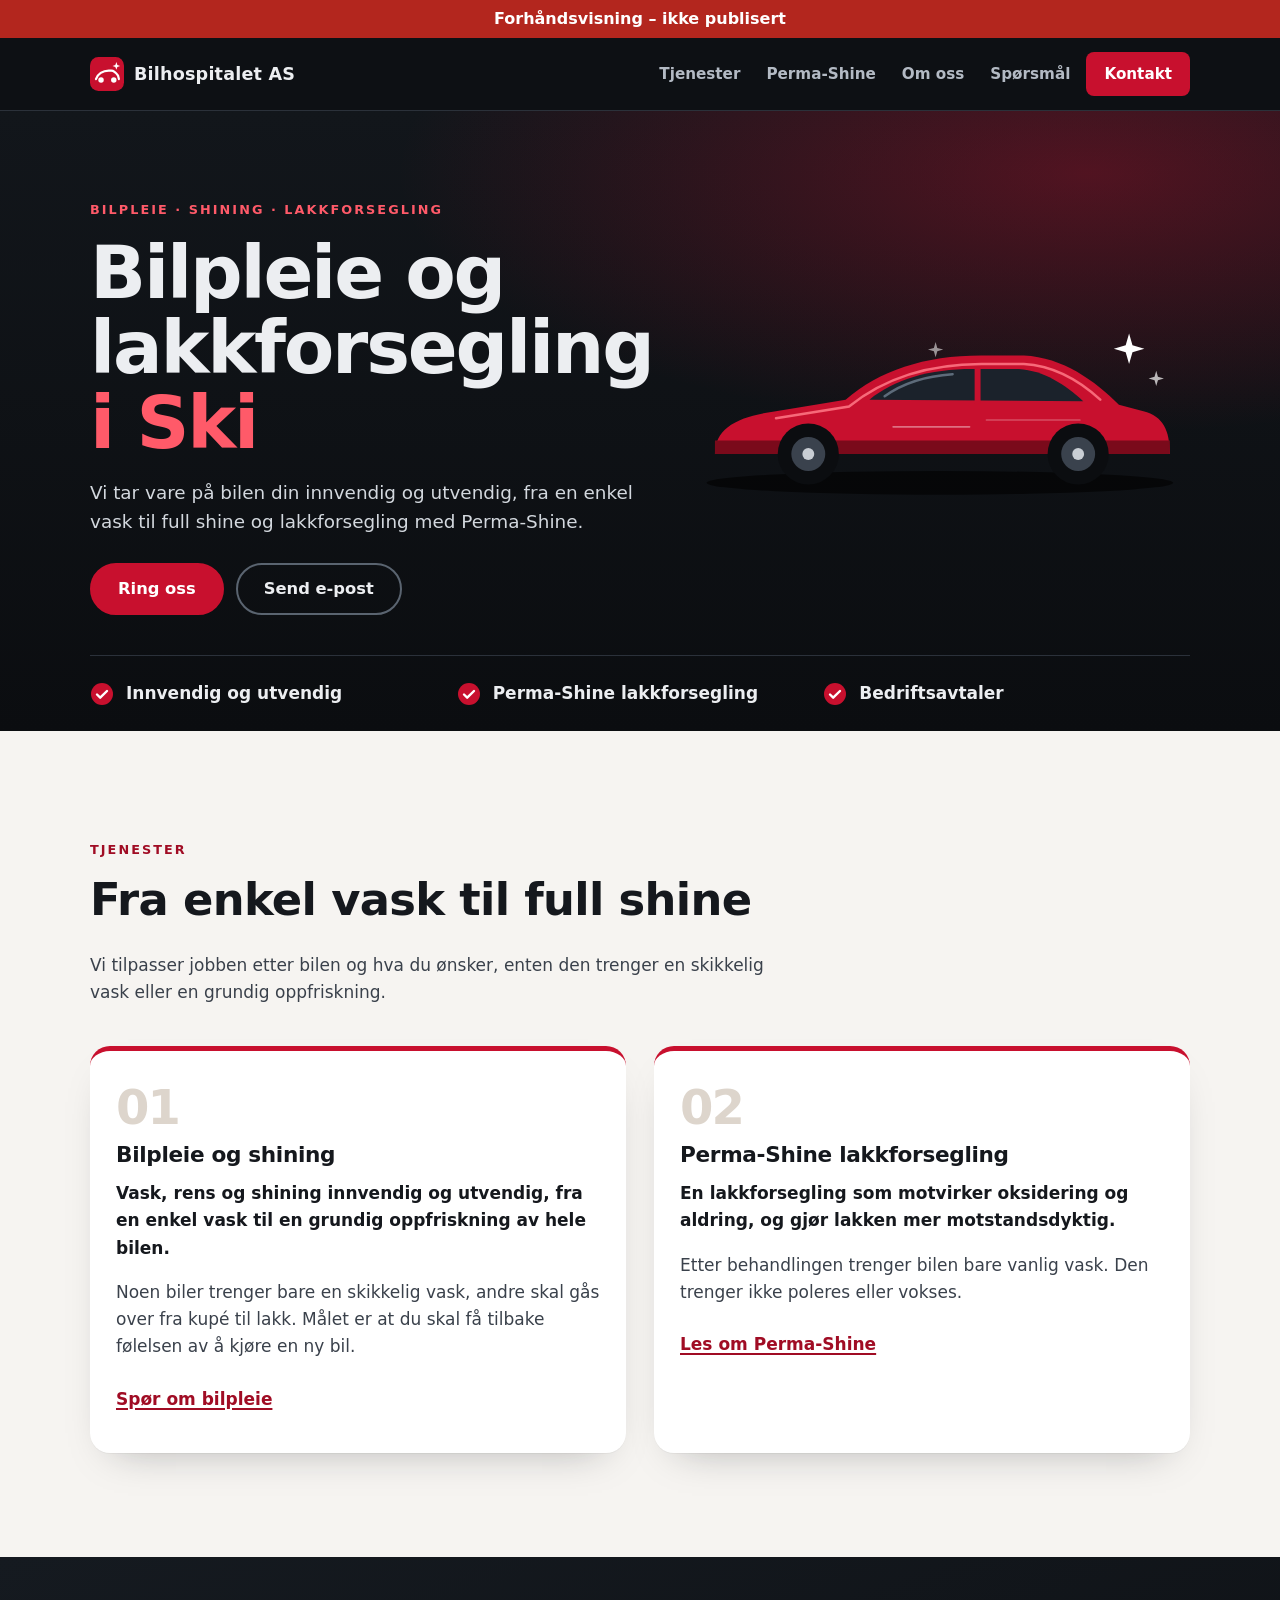
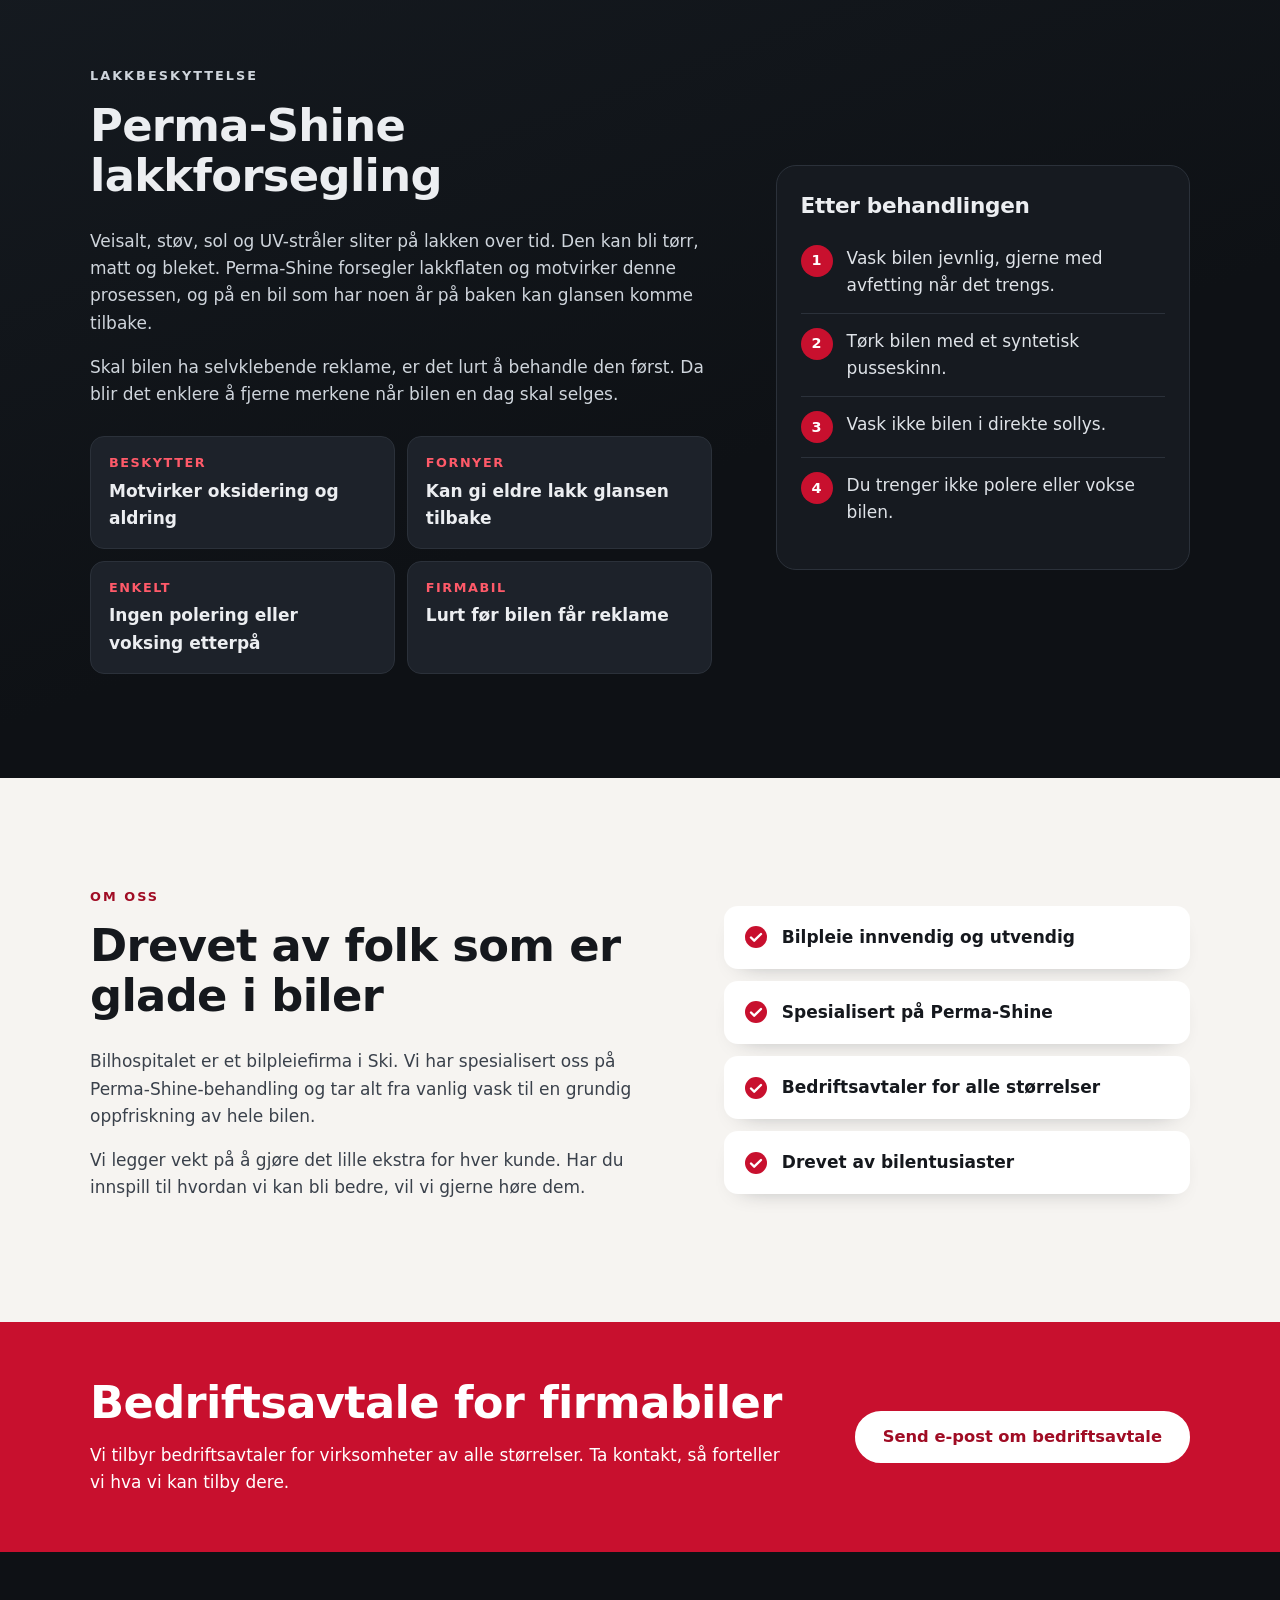
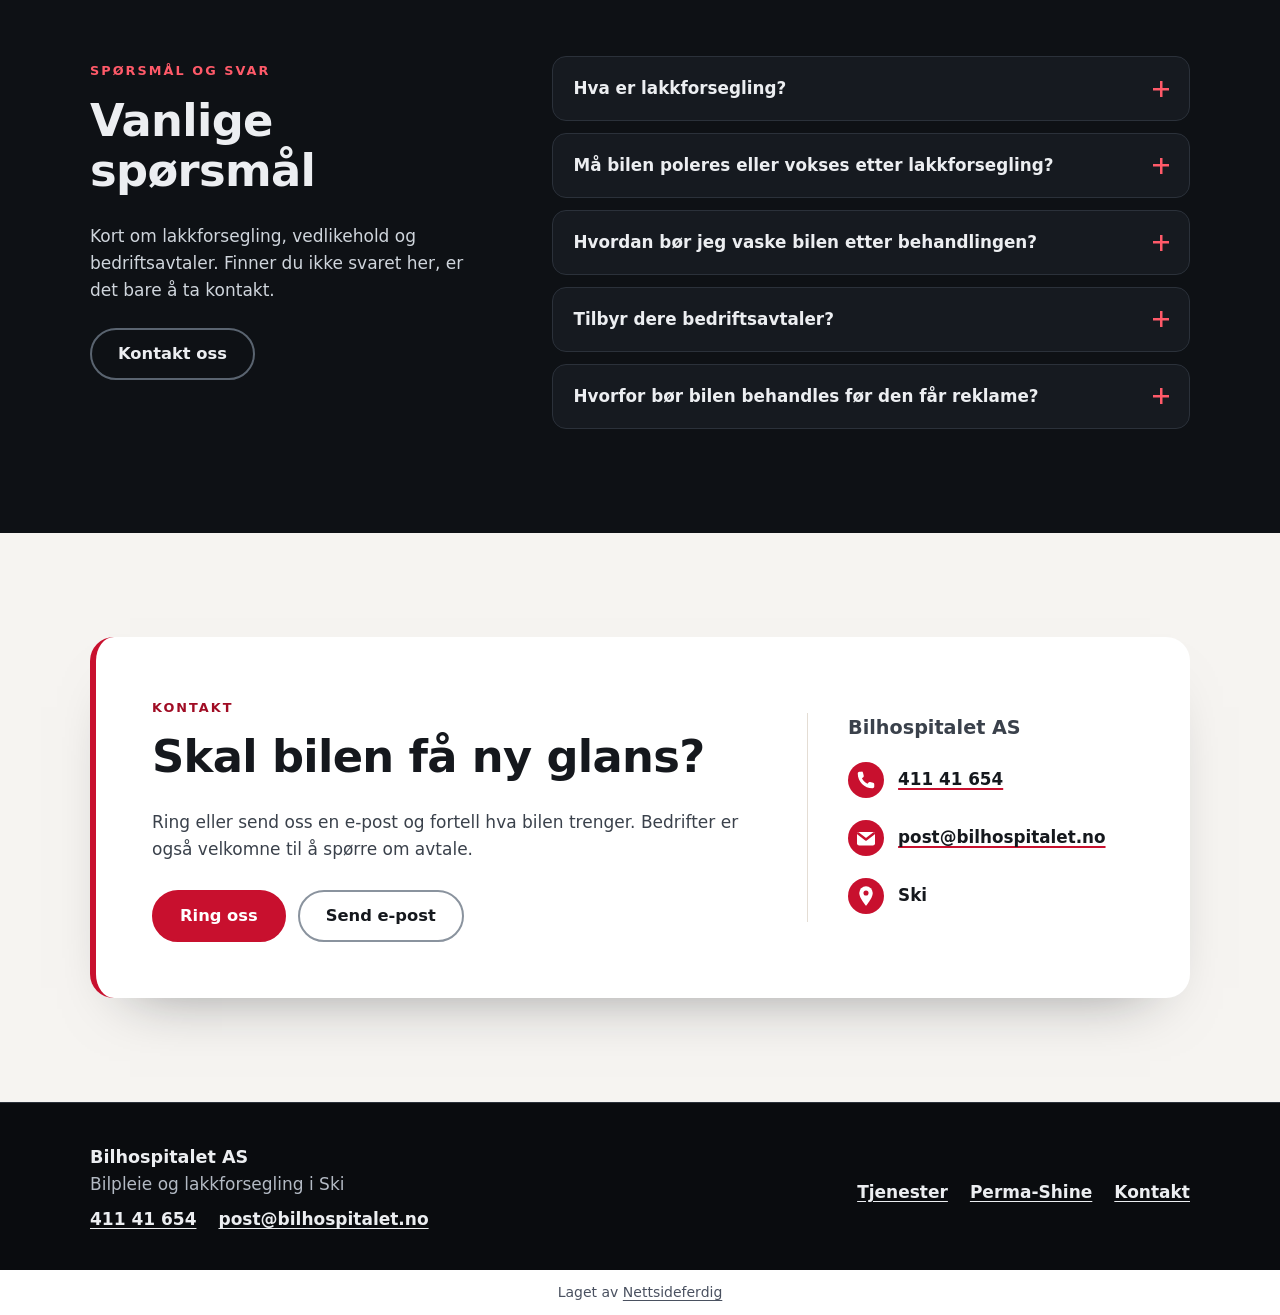
<file: index.html>
<!doctype html>
<html lang="nb">
<head>
<meta charset="utf-8">
<meta name="viewport" content="width=device-width, initial-scale=1">
<title>Bilpleie Ski – lakkforsegling og shining | Bilhospitalet</title>
<meta name="description" content="Bilhospitalet i Ski tar bilpleie innvendig og utvendig, fra vask til full shine og Perma-Shine lakkforsegling. For privatbiler og bedrifter.">
<link rel="canonical" href="https://andersmathisen7-design.github.io/side-bilhospitalet-as-5114a949/">
<meta property="og:type" content="website">
<meta property="og:locale" content="nb_NO">
<meta property="og:site_name" content="Bilhospitalet AS">
<meta property="og:title" content="Bilpleie Ski – lakkforsegling og shining | Bilhospitalet">
<meta property="og:description" content="Bilhospitalet i Ski tar bilpleie innvendig og utvendig, fra vask til full shine og Perma-Shine lakkforsegling. For privatbiler og bedrifter.">
<meta property="og:url" content="https://andersmathisen7-design.github.io/side-bilhospitalet-as-5114a949/">
<meta http-equiv="Content-Security-Policy" content="default-src 'none'; style-src 'self'; img-src 'self'; manifest-src 'self'; worker-src 'self'; script-src 'self'">
<link rel="stylesheet" href="./style.css">
<meta name="theme-color" content="#c8102e">
<link rel="manifest" href="./manifest.webmanifest">
<link rel="icon" href="./icon.svg" type="image/svg+xml">
<script src="./pwa.js" defer></script>
<meta name="robots" content="noindex,nofollow">
<script type="application/ld+json">{"@context":"https://schema.org","@type":"AutoWash","name":"Bilhospitalet AS","description":"Bilhospitalet i Ski tar bilpleie innvendig og utvendig, fra vask til full shine og Perma-Shine lakkforsegling. For privatbiler og bedrifter.","email":"post@bilhospitalet.no","areaServed":"Ski","url":"https://andersmathisen7-design.github.io/side-bilhospitalet-as-5114a949","telephone":"411 41 654"}</script>
</head>
<body>
<div class="forhandsstripe">Forhåndsvisning – ikke publisert</div>
<header class="topp"><div class="wrap"><a class="logo" href="./" aria-label="Til forsiden"><svg viewBox="0 0 40 40" aria-hidden="true"><rect width="40" height="40" rx="10" fill="#c8102e"/><path d="M7 26c2-6 8-10 15-10h3c3 0 6 3 8 6l1 4" fill="none" stroke="#fff" stroke-width="2.6" stroke-linecap="round"/><circle cx="13" cy="27" r="3.2" fill="#fff"/><circle cx="28" cy="27" r="3.2" fill="#fff"/><path d="M31 6l1.2 3.3L35.5 10.5l-3.3 1.2L31 15l-1.2-3.3-3.3-1.2 3.3-1.2z" fill="#fff"/></svg><span>Bilhospitalet AS</span></a><nav class="meny" aria-label="Hovedmeny"><a href="./#tjenester">Tjenester</a><a href="./#perma-shine">Perma-Shine</a><a href="./#om" class="skjul-smal">Om oss</a><a href="./#sporsmal" class="skjul-smal">Spørsmål</a><a href="./#kontakt" class="meny-kontakt">Kontakt</a></nav></div></header>
<main>
<section class="hero"><div class="wrap hero-grid"><div class="hero-tekst"><p class="kicker">Bilpleie · Shining · Lakkforsegling</p><h1>Bilpleie og lakkforsegling <span>i Ski</span></h1><p class="ingress">Vi tar vare på bilen din innvendig og utvendig, fra en enkel vask til full shine og lakkforsegling med Perma-Shine.</p><div class="handlinger"><a class="knapp" href="tel:41141654">Ring oss</a><a class="knapp sekundar" href="mailto:post@bilhospitalet.no">Send e-post</a></div></div><div class="hero-bilde"><svg class="bil" viewBox="0 0 600 230" aria-hidden="true"><ellipse cx="305" cy="206" rx="275" ry="14" fill="#000" opacity=".6"/><path d="M40 172C40 142 66 128 110 122L194 108C234 74 286 56 354 56L404 56C450 58 488 86 516 114L546 122C568 128 576 144 576 172Z" fill="#c8102e"/><path d="M40 156L576 156L576 172L40 172Z" fill="#7a0a1b"/><path d="M112 130L198 116C238 84 290 66 354 66L404 66C440 68 470 86 494 108" fill="none" stroke="#ff7a86" stroke-width="3" stroke-linecap="round" opacity=".85"/><path d="M222 108C252 84 292 72 344 72L398 72C428 74 452 90 474 110Z" fill="#1b222b"/><path d="M240 104C262 88 290 80 320 78" fill="none" stroke="#5d6b7a" stroke-width="3" stroke-linecap="round"/><rect x="346" y="70" width="7" height="42" fill="#c8102e"/><line x1="250" y1="140" x2="340" y2="140" stroke="#fff" stroke-opacity=".4" stroke-width="2" stroke-linecap="round"/><line x1="360" y1="132" x2="470" y2="132" stroke="#fff" stroke-opacity=".25" stroke-width="2" stroke-linecap="round"/><circle cx="150" cy="172" r="36" fill="#0b0d10"/><circle cx="150" cy="172" r="20" fill="#3a424d"/><circle cx="150" cy="172" r="7" fill="#c9ced4"/><circle cx="468" cy="172" r="36" fill="#0b0d10"/><circle cx="468" cy="172" r="20" fill="#3a424d"/><circle cx="468" cy="172" r="7" fill="#c9ced4"/><path d="M528 30L532 44L546 48L532 52L528 66L524 52L510 48L524 44Z" fill="#fff"/><path d="M560 74L562 81L569 83L562 85L560 92L558 85L551 83L558 81Z" fill="#fff" opacity=".7"/><path d="M300 40L302 47L309 49L302 51L300 58L298 51L291 49L298 47Z" fill="#fff" opacity=".55"/></svg></div></div><div class="wrap"><ul class="stripe"><li><svg viewBox="0 0 24 24" aria-hidden="true"><circle cx="12" cy="12" r="11" fill="#c8102e"/><path d="M7 12.5l3.2 3.2L17 9" fill="none" stroke="#fff" stroke-width="2.4" stroke-linecap="round" stroke-linejoin="round"/></svg>Innvendig og utvendig</li><li><svg viewBox="0 0 24 24" aria-hidden="true"><circle cx="12" cy="12" r="11" fill="#c8102e"/><path d="M7 12.5l3.2 3.2L17 9" fill="none" stroke="#fff" stroke-width="2.4" stroke-linecap="round" stroke-linejoin="round"/></svg>Perma-Shine lakkforsegling</li><li><svg viewBox="0 0 24 24" aria-hidden="true"><circle cx="12" cy="12" r="11" fill="#c8102e"/><path d="M7 12.5l3.2 3.2L17 9" fill="none" stroke="#fff" stroke-width="2.4" stroke-linecap="round" stroke-linejoin="round"/></svg>Bedriftsavtaler</li></ul></div></section><section id="tjenester" class="seksjon lys"><div class="wrap"><div class="seksjon-topp"><p class="kicker">Tjenester</p><h2>Fra enkel vask til full shine</h2><p>Vi tilpasser jobben etter bilen og hva du ønsker, enten den trenger en skikkelig vask eller en grundig oppfriskning.</p></div><div class="kort-grid"><article class="kort"><span class="nr" aria-hidden="true">01</span><h3>Bilpleie og shining</h3><p class="kort-ingress">Vask, rens og shining innvendig og utvendig, fra en enkel vask til en grundig oppfriskning av hele bilen.</p><p>Noen biler trenger bare en skikkelig vask, andre skal gås over fra kupé til lakk. Målet er at du skal få tilbake følelsen av å kjøre en ny bil.</p><a class="tekstlenke" href="#kontakt">Spør om bilpleie</a></article><article class="kort"><span class="nr" aria-hidden="true">02</span><h3>Perma-Shine lakkforsegling</h3><p class="kort-ingress">En lakkforsegling som motvirker oksidering og aldring, og gjør lakken mer motstandsdyktig.</p><p>Etter behandlingen trenger bilen bare vanlig vask. Den trenger ikke poleres eller vokses.</p><a class="tekstlenke" href="#perma-shine">Les om Perma-Shine</a></article></div></div></section><section id="perma-shine" class="seksjon perma"><div class="wrap perma-grid"><div><p class="kicker">Lakkbeskyttelse</p><h2>Perma-Shine lakkforsegling</h2><p>Veisalt, støv, sol og UV-stråler sliter på lakken over tid. Den kan bli tørr, matt og bleket. Perma-Shine forsegler lakkflaten og motvirker denne prosessen, og på en bil som har noen år på baken kan glansen komme tilbake.</p><p>Skal bilen ha selvklebende reklame, er det lurt å behandle den først. Da blir det enklere å fjerne merkene når bilen en dag skal selges.</p><ul class="fordeler"><li><strong>Beskytter</strong>Motvirker oksidering og aldring</li><li><strong>Fornyer</strong>Kan gi eldre lakk glansen tilbake</li><li><strong>Enkelt</strong>Ingen polering eller voksing etterpå</li><li><strong>Firmabil</strong>Lurt før bilen får reklame</li></ul></div><aside class="rad-kort" aria-labelledby="etter"><h3 id="etter">Etter behandlingen</h3><ol class="steg"><li><span class="tall" aria-hidden="true">1</span><span>Vask bilen jevnlig, gjerne med avfetting når det trengs.</span></li><li><span class="tall" aria-hidden="true">2</span><span>Tørk bilen med et syntetisk pusseskinn.</span></li><li><span class="tall" aria-hidden="true">3</span><span>Vask ikke bilen i direkte sollys.</span></li><li><span class="tall" aria-hidden="true">4</span><span>Du trenger ikke polere eller vokse bilen.</span></li></ol></aside></div></section><section id="om" class="seksjon lys"><div class="wrap om-grid"><div><p class="kicker">Om oss</p><h2>Drevet av folk som er glade i biler</h2><p>Bilhospitalet er et bilpleiefirma i Ski. Vi har spesialisert oss på Perma-Shine-behandling og tar alt fra vanlig vask til en grundig oppfriskning av hele bilen.</p><p>Vi legger vekt på å gjøre det lille ekstra for hver kunde. Har du innspill til hvordan vi kan bli bedre, vil vi gjerne høre dem.</p></div><ul class="hvorfor"><li><svg viewBox="0 0 24 24" aria-hidden="true"><circle cx="12" cy="12" r="11" fill="#c8102e"/><path d="M7 12.5l3.2 3.2L17 9" fill="none" stroke="#fff" stroke-width="2.4" stroke-linecap="round" stroke-linejoin="round"/></svg>Bilpleie innvendig og utvendig</li><li><svg viewBox="0 0 24 24" aria-hidden="true"><circle cx="12" cy="12" r="11" fill="#c8102e"/><path d="M7 12.5l3.2 3.2L17 9" fill="none" stroke="#fff" stroke-width="2.4" stroke-linecap="round" stroke-linejoin="round"/></svg>Spesialisert på Perma-Shine</li><li><svg viewBox="0 0 24 24" aria-hidden="true"><circle cx="12" cy="12" r="11" fill="#c8102e"/><path d="M7 12.5l3.2 3.2L17 9" fill="none" stroke="#fff" stroke-width="2.4" stroke-linecap="round" stroke-linejoin="round"/></svg>Bedriftsavtaler for alle størrelser</li><li><svg viewBox="0 0 24 24" aria-hidden="true"><circle cx="12" cy="12" r="11" fill="#c8102e"/><path d="M7 12.5l3.2 3.2L17 9" fill="none" stroke="#fff" stroke-width="2.4" stroke-linecap="round" stroke-linejoin="round"/></svg>Drevet av bilentusiaster</li></ul></div></section><section class="bedrift" aria-labelledby="bedrift-tittel"><div class="wrap bedrift-grid"><div><h2 id="bedrift-tittel">Bedriftsavtale for firmabiler</h2><p>Vi tilbyr bedriftsavtaler for virksomheter av alle størrelser. Ta kontakt, så forteller vi hva vi kan tilby dere.</p></div><a class="knapp hvit" href="mailto:post@bilhospitalet.no">Send e-post om bedriftsavtale</a></div></section><section id="sporsmal" class="seksjon"><div class="wrap faq-grid"><div class="faq-topp"><p class="kicker">Spørsmål og svar</p><h2>Vanlige spørsmål</h2><p class="faq-ingress">Kort om lakkforsegling, vedlikehold og bedriftsavtaler. Finner du ikke svaret her, er det bare å ta kontakt.</p><a class="knapp sekundar" href="#kontakt">Kontakt oss</a></div><div class="faq-liste"><details><summary>Hva er lakkforsegling?</summary><p>Lakkforsegling er en behandling som beskytter billakken. Perma-Shine motvirker oksidering og aldring, slik at lakken tåler veisalt, støv, sol og UV-stråler bedre.</p></details><details><summary>Må bilen poleres eller vokses etter lakkforsegling?</summary><p>Nei. Etter Perma-Shine-behandling holder det med vanlig vask, gjerne med avfetting når det trengs.</p></details><details><summary>Hvordan bør jeg vaske bilen etter behandlingen?</summary><p>Vask bilen jevnlig, unngå å vaske den i direkte sollys, og tørk den med et syntetisk pusseskinn.</p></details><details><summary>Tilbyr dere bedriftsavtaler?</summary><p>Ja, vi har bedriftsavtaler for virksomheter av alle størrelser. Ta kontakt, så forteller vi hva vi kan tilby dere.</p></details><details><summary>Hvorfor bør bilen behandles før den får reklame?</summary><p>Behandles lakken først, blir det enklere å fjerne klistremerker og reklame senere, for eksempel når bilen skal selges.</p></details></div></div></section><section id="kontakt" class="seksjon lys kontakt"><div class="wrap"><div class="kontakt-boks"><div><p class="kicker">Kontakt</p><h2>Skal bilen få ny glans?</h2><p>Ring eller send oss en e-post og fortell hva bilen trenger. Bedrifter er også velkomne til å spørre om avtale.</p><div class="handlinger"><a class="knapp" href="tel:41141654">Ring oss</a><a class="knapp sekundar" href="mailto:post@bilhospitalet.no">Send e-post</a></div></div><address class="kontakt-side"><p class="kontakt-navn">Bilhospitalet AS</p><ul class="kontakt-liste"><li><svg viewBox="0 0 24 24" aria-hidden="true"><circle cx="12" cy="12" r="12" fill="#c8102e"/><path d="M9.2 6.5H7.6c-.6 0-1.1.5-1.1 1.1 0 5.4 4.4 9.9 9.9 9.9.6 0 1.1-.5 1.1-1.1v-1.6c0-.5-.3-.9-.8-1l-2-.5c-.4-.1-.8 0-1 .3l-.7.9c-1.6-.8-2.9-2.1-3.7-3.7l.9-.7c.3-.3.4-.6.3-1l-.5-2c-.1-.5-.5-.8-1-.8z" fill="#fff"/></svg><a href="tel:41141654">411 41 654</a></li><li><svg viewBox="0 0 24 24" aria-hidden="true"><circle cx="12" cy="12" r="12" fill="#c8102e"/><rect x="6" y="8" width="12" height="9" rx="1.5" fill="#fff"/><path d="M6.8 9l5.2 4 5.2-4" fill="none" stroke="#c8102e" stroke-width="1.6" stroke-linecap="round" stroke-linejoin="round"/></svg><a href="mailto:post@bilhospitalet.no">post@bilhospitalet.no</a></li><li><svg viewBox="0 0 24 24" aria-hidden="true"><circle cx="12" cy="12" r="12" fill="#c8102e"/><path d="M12 5.5a4.5 4.5 0 0 0-4.5 4.5c0 3.4 4.5 8.5 4.5 8.5s4.5-5.1 4.5-8.5A4.5 4.5 0 0 0 12 5.5z" fill="#fff"/><circle cx="12" cy="10" r="1.7" fill="#c8102e"/></svg><span>Ski</span></li></ul></address></div></div></section>
</main>
<footer class="bunn"><div class="wrap bunn-grid"><div><p class="bunn-navn">Bilhospitalet AS</p><p>Bilpleie og lakkforsegling i Ski</p><p class="bunn-kontakt"><a href="tel:41141654">411 41 654</a><a href="mailto:post@bilhospitalet.no">post@bilhospitalet.no</a></p></div><nav aria-label="Snarveier"><a href="./#tjenester">Tjenester</a><a href="./#perma-shine">Perma-Shine</a><a href="./#kontakt">Kontakt</a></nav></div></footer>
<p class="nf-byra">Laget av <a href="https://nettsideferdig.no/">Nettsideferdig</a></p>
</body>
</html>
</file>
<file: style.css>
/* Fast fra Sidefabrikken: bestillingswidgeten. */
:root { --nf-farge: #c8102e; }
#nf-bestill [hidden] { display: none !important; }
#nf-bestill button { font: inherit; padding: 0.5rem 0.9rem; margin: 0.2rem; border: 1px solid var(--nf-farge); border-radius: 6px; background: #fff; color: var(--nf-farge); cursor: pointer; }
#nf-bestill button:disabled { opacity: 0.6; }
#nf-bestill .nf-knapp { background: var(--nf-farge); color: #fff; }
#nf-bestill .nf-tjeneste { display: block; width: 100%; text-align: left; }
#nf-bestill .nf-tjeneste small, #nf-bestill .nf-vare small { display: block; color: #555; }
#nf-bestill .nf-felt { display: block; margin: 0.5rem 0; }
#nf-bestill input, #nf-bestill select, #nf-bestill textarea { font: inherit; padding: 0.4rem; border: 1px solid #c5cad3; border-radius: 4px; display: block; width: 100%; max-width: 24rem; }
#nf-bestill input[type="checkbox"], #nf-bestill input[type="radio"] { display: inline-block; width: auto; margin: 0 0.4rem 0 0; vertical-align: middle; }
#nf-bestill .nf-rad { display: flex; flex-wrap: wrap; gap: 0.5rem; }
#nf-bestill .nf-vare { padding: 0.4rem 0; border-bottom: 1px solid #e3e6eb; }
#nf-bestill .nf-feil, #nf-bestill .nf-utsolgt { color: #b3261e; }
#nf-bestill .nf-test { background: #fff4e5; padding: 0.4rem 0.8rem; border-radius: 6px; }
#nf-bestill .nf-oppsummering { font-weight: 600; }
#nf-bestill .nf-faner { display: flex; flex-wrap: wrap; gap: 0.25rem; margin: 0.5rem 0 1rem; }
#nf-bestill .nf-fane.nf-valgt, #nf-bestill .nf-dag.nf-valgt { background: var(--nf-farge); color: #fff; }
#nf-bestill .nf-adresse { position: relative; max-width: 24rem; }
#nf-bestill .nf-forslag { position: absolute; top: 100%; left: 0; right: 0; z-index: 10; max-height: 15rem; overflow-y: auto; background: #fff; border: 1px solid #c5cad3; border-radius: 4px; box-shadow: 0 4px 12px rgba(0, 0, 0, 0.15); }
#nf-bestill .nf-forslag button { display: block; width: 100%; margin: 0; border: 0; border-radius: 0; padding: 0.5rem 0.75rem; text-align: left; color: inherit; }
#nf-bestill .nf-forslag button:hover, #nf-bestill .nf-forslag button:focus { background: #f4f7fb; }
#nf-bestill .nf-dager { display: flex; flex-wrap: wrap; gap: 0.25rem; margin: 0.5rem 0; }
#nf-bestill .nf-dag.nf-full { text-decoration: line-through; color: #777; border-color: #c5cad3; }
#nf-bestill .nf-tillegg { margin: 0.5rem 0; }
#nf-bestill .nf-sporsmal { margin: 0.8rem 0; }
#nf-bestill .nf-hjelp { display: block; font-size: 0.875rem; color: #666; margin: 0.15rem 0 0.25rem; }
#nf-bestill .nf-sum { font-weight: 700; font-size: 1.15rem; }
#nf-bestill .nf-ja-nei { display: flex; gap: 1.5rem; margin-top: 0.25rem; }
.prisliste table { border-collapse: collapse; width: 100%; max-width: 36rem; }
.prisliste th, .prisliste td { text-align: left; padding: 0.4rem 0.6rem 0.4rem 0; border-bottom: 1px solid #e3e6eb; vertical-align: top; }
.prisliste td:last-child, .prisliste th:last-child { text-align: right; white-space: nowrap; padding-right: 0; }
.prisliste small { color: #555; }
.prisliste .prisinfo { font-size: 0.875rem; color: #555; }

main > section.melding, main > section.bestill { box-sizing: border-box; max-width: 42rem; margin: 0 auto; padding: 2.5rem 1.25rem 3.5rem; }
.nf-skjema .nf-felt { display: block; margin: 0.75rem 0; }
.nf-skjema label, .nf-skjema legend { display: block; font-weight: 600; }
.nf-skjema fieldset { border: 0; padding: 0; margin: 0.75rem 0; min-width: 0; }
.nf-skjema fieldset label { font-weight: 400; }
.nf-skjema input, .nf-skjema textarea { font: inherit; padding: 0.5rem; border: 1px solid #c5cad3; border-radius: 4px; display: block; width: 100%; max-width: 32rem; }
.nf-skjema input[type="radio"] { display: inline-block; width: auto; margin: 0 0.4rem 0 0; vertical-align: middle; }
.nf-skjema input:focus, .nf-skjema textarea:focus { outline: 2px solid var(--nf-farge); outline-offset: 1px; }
.nf-skjema button { font: inherit; font-weight: 600; border: 0; cursor: pointer; padding: 0.85rem 1.5rem; border-radius: 6px; background: var(--nf-farge); color: #fff; min-height: 44px; }
.nf-skjema .nf-info { font-size: 0.875rem; color: #555; }

/* Designet */
:root{--bg:#0e1115;--flate:#161a20;--flate2:#1d222a;--linje:#2b313a;--tekst:#eceef1;--dempet:#b3bac4;--rod:#c8102e;--rod-mork:#a00c24;--rod-lys:#ff5a69;--lys:#f6f4f1;--blekk:#15181d}*,*::before,*::after{box-sizing:border-box}body{margin:0;background:var(--bg);color:var(--tekst);font-family:system-ui,-apple-system,'Segoe UI',Helvetica,Arial,sans-serif;font-size:17px;line-height:1.6;-webkit-font-smoothing:antialiased}img{display:block;width:100%;height:auto}h1,h2,h3{line-height:1.12;letter-spacing:-.015em;margin:0 0 .6em}h2{font-size:clamp(1.8rem,5vw,2.8rem)}h3{font-size:1.35rem}p{margin:0 0 1em;max-width:65ch}a{color:var(--rod-lys);text-underline-offset:3px}a:focus-visible,summary:focus-visible{outline:3px solid #ffd166;outline-offset:3px;border-radius:6px}.wrap{width:100%;max-width:1140px;margin:0 auto;padding:0 20px}.kicker{display:inline-block;text-transform:uppercase;letter-spacing:.16em;font-size:.8rem;font-weight:700;color:var(--rod-lys);margin:0 0 14px}.topp{background:rgba(14,17,21,.96);border-bottom:1px solid var(--linje);position:relative;z-index:5}.topp .wrap{display:flex;flex-wrap:wrap;align-items:center;justify-content:space-between;gap:4px 16px;padding-top:10px;padding-bottom:6px}.logo{display:inline-flex;align-items:center;gap:10px;min-height:44px;color:var(--tekst);text-decoration:none;font-weight:800;font-size:1.1rem;letter-spacing:.01em}.logo svg{width:34px;height:34px;flex:none}.meny{display:flex;width:100%;gap:2px;justify-content:space-between}.meny a{display:inline-flex;align-items:center;min-height:44px;padding:0 10px;color:var(--dempet);text-decoration:none;font-weight:600;font-size:.95rem;border-radius:8px}.meny a:hover{color:var(--tekst);background:var(--flate2)}.meny a.meny-kontakt{color:#fff;background:var(--rod);padding:0 18px}.meny a.meny-kontakt:hover{background:var(--rod-mork)}.meny .skjul-smal{display:none}@media (min-width:760px){.topp{position:sticky;top:0}.topp .wrap{flex-wrap:nowrap;min-height:72px;padding-top:0;padding-bottom:0}.meny{width:auto;gap:6px}.meny .skjul-smal{display:inline-flex}}.hero{position:relative;overflow:hidden;padding:48px 0 0;background:radial-gradient(90% 70% at 85% 10%,rgba(200,16,46,.35) 0%,rgba(200,16,46,0) 60%),linear-gradient(180deg,#12161b 0%,#0b0d10 100%)}.hero-grid{display:grid;gap:28px;align-items:center}.hero h1{font-size:clamp(2.4rem,9vw,4.6rem);line-height:1.02;font-weight:800;letter-spacing:-.03em;margin-bottom:18px}.hero h1 span{display:block;color:var(--rod-lys)}.ingress{font-size:1.15rem;color:#d3d8de;max-width:52ch}.handlinger{display:flex;flex-wrap:wrap;gap:12px;margin-top:26px}.knapp{display:inline-flex;align-items:center;justify-content:center;min-height:52px;padding:0 26px;border-radius:999px;border:2px solid var(--rod);background:var(--rod);color:#fff;font-weight:700;font-size:1.02rem;text-decoration:none;transition:background .2s,transform .2s}.knapp:hover{background:var(--rod-mork);border-color:var(--rod-mork);transform:translateY(-1px)}.knapp:focus-visible{outline:3px solid #ffd166;outline-offset:3px}.knapp.sekundar{background:transparent;border-color:#5a6470;color:var(--tekst)}.knapp.sekundar:hover{border-color:var(--tekst);background:rgba(255,255,255,.06)}.knapp.hvit{background:#fff;border-color:#fff;color:var(--rod-mork)}.knapp.hvit:hover{background:var(--lys);border-color:var(--lys)}.bil{display:block;width:100%;height:auto;max-width:620px;margin:0 auto}.stripe{list-style:none;margin:40px 0 0;padding:0;display:grid;border-top:1px solid var(--linje)}.stripe li{display:flex;align-items:center;gap:12px;padding:16px 0;border-bottom:1px solid var(--linje);font-weight:600}.stripe svg,.hvorfor svg{width:24px;height:24px;flex:none}@media (min-width:900px){.hero{padding-top:84px}.hero-grid{grid-template-columns:1.05fr .95fr}.stripe{grid-template-columns:repeat(3,1fr)}.stripe li{border-bottom:0;padding:24px 0}}.seksjon{padding:72px 0}@media (min-width:900px){.seksjon{padding:104px 0}}.lys{background:var(--lys);color:var(--blekk)}.lys .kicker{color:var(--rod-mork)}.lys p{color:#3a414b}.seksjon-topp{max-width:720px;margin-bottom:40px}.kort-grid{display:grid;gap:20px}@media (min-width:820px){.kort-grid{grid-template-columns:1fr 1fr;gap:28px}}.kort{background:#fff;border-radius:20px;padding:32px 26px;border-top:5px solid var(--rod);box-shadow:0 1px 0 rgba(0,0,0,.04),0 18px 40px -24px rgba(20,24,30,.35)}.kort .nr{display:block;font-size:3rem;font-weight:800;line-height:1;color:#ddd5cc;margin-bottom:12px;letter-spacing:-.04em}.lys .kort-ingress{font-weight:600;color:var(--blekk)}.tekstlenke{display:inline-flex;align-items:center;min-height:44px;font-weight:700;color:var(--rod-mork);text-decoration:underline;text-decoration-thickness:2px}.perma{background:linear-gradient(160deg,#151a20 0%,#0e1115 60%)}.perma-grid{display:grid;gap:36px}@media (min-width:900px){.perma-grid{grid-template-columns:1.2fr .8fr;align-items:center;gap:64px}}.perma p{color:#cfd5dc}.fordeler{list-style:none;padding:0;margin:28px 0 0;display:grid;gap:12px}@media (min-width:560px){.fordeler{grid-template-columns:1fr 1fr}}.fordeler li{background:var(--flate2);border:1px solid var(--linje);border-radius:14px;padding:16px 18px;font-weight:600}.fordeler li strong{display:block;color:var(--rod-lys);font-size:.8rem;text-transform:uppercase;letter-spacing:.12em;margin-bottom:4px}.rad-kort{background:var(--flate);border:1px solid var(--linje);border-radius:20px;padding:28px 24px}.rad-kort h3{margin-bottom:12px}.steg{list-style:none;margin:0;padding:0}.steg li{display:flex;gap:14px;align-items:flex-start;padding:14px 0;border-top:1px solid var(--linje);color:#dfe3e8}.steg li:first-child{border-top:0}.steg .tall{flex:none;width:32px;height:32px;border-radius:50%;background:var(--rod);color:#fff;font-weight:700;display:grid;place-items:center;font-size:.9rem}.om-grid{display:grid;gap:32px}@media (min-width:900px){.om-grid{grid-template-columns:1.1fr .9fr;gap:64px;align-items:center}}.hvorfor{list-style:none;margin:0;padding:0;display:grid;gap:12px}.hvorfor li{display:flex;align-items:center;gap:14px;background:#fff;border-radius:14px;padding:18px 20px;font-weight:600;color:var(--blekk);box-shadow:0 10px 24px -18px rgba(20,24,30,.45)}.bedrift{background:var(--rod);color:#fff;padding:56px 0}.bedrift-grid{display:grid;gap:22px;align-items:center}@media (min-width:820px){.bedrift-grid{grid-template-columns:1fr auto;gap:40px}}.bedrift h2{margin-bottom:.3em}.bedrift p{color:#fff;margin:0}.faq-grid{display:grid;gap:28px}@media (min-width:900px){.faq-grid{grid-template-columns:1fr 1.6fr;gap:64px;align-items:start}.faq-topp{position:sticky;top:104px}}.faq-ingress{color:#cfd5dc}.faq-topp .knapp{margin-top:6px}.faq-liste{display:grid;gap:12px}.faq-liste details{background:var(--flate);border:1px solid var(--linje);border-radius:14px;padding:0 20px;transition:border-color .2s}.faq-liste details[open]{border-color:#4a525d}.faq-liste summary{cursor:pointer;list-style:none;display:flex;align-items:center;justify-content:space-between;gap:16px;min-height:44px;padding:18px 0;font-weight:700;font-size:1.05rem}.faq-liste summary::-webkit-details-marker{display:none}.faq-liste summary::after{content:"";flex:none;width:16px;height:16px;background:linear-gradient(var(--rod-lys),var(--rod-lys)) center/100% 2.5px no-repeat,linear-gradient(var(--rod-lys),var(--rod-lys)) center/2.5px 100% no-repeat;transition:transform .2s}.faq-liste details[open] summary{color:var(--rod-lys)}.faq-liste details[open] summary::after{transform:rotate(45deg)}.faq-liste details p{color:#cfd5dc;padding-bottom:18px;margin:0}.kontakt-boks{display:grid;gap:28px;background:#fff;border-radius:24px;padding:36px 24px;border-left:6px solid var(--rod);box-shadow:0 30px 60px -40px rgba(20,24,30,.5)}@media (min-width:820px){.kontakt-boks{grid-template-columns:1.3fr .7fr;padding:56px;align-items:center;gap:48px}.kontakt-side{border-left:1px solid #e4ddd4;padding-left:40px}}.kontakt-side{font-style:normal}.kontakt-navn{font-size:1.2rem;font-weight:800;color:var(--blekk);margin:0 0 10px}.kontakt-liste{list-style:none;margin:0;padding:0;display:grid;gap:6px}.kontakt-liste li{display:flex;align-items:center;gap:14px;min-height:52px;color:var(--blekk);font-weight:600;font-size:1.05rem}.kontakt-liste svg{width:36px;height:36px;flex:none}.kontakt-liste a{color:var(--blekk);text-decoration:underline;text-decoration-color:var(--rod);text-decoration-thickness:2px;word-break:break-word}.kontakt-liste a:hover{color:var(--rod-mork)}.kontakt .knapp.sekundar{color:var(--blekk);border-color:#8a939e}.kontakt .knapp.sekundar:hover{background:var(--lys);border-color:var(--blekk)}.bunn{background:#0a0c0f;color:var(--dempet);padding:40px 0 28px;border-top:1px solid var(--linje)}.bunn-grid{display:grid;gap:16px}@media (min-width:720px){.bunn-grid{grid-template-columns:1fr auto;align-items:center}}.bunn-navn{color:var(--tekst);font-weight:800;font-size:1.1rem;margin:0 0 4px}.bunn p{margin:0}.bunn-kontakt{display:flex;flex-wrap:wrap;gap:0 22px;margin-top:6px}.bunn-kontakt a{display:inline-flex;align-items:center;min-height:44px;color:var(--tekst);font-weight:600;word-break:break-word}.bunn nav{display:flex;flex-wrap:wrap;gap:4px 22px}.bunn nav a{display:inline-flex;align-items:center;min-height:44px;color:var(--tekst);font-weight:600}@media (prefers-reduced-motion:reduce){.knapp,.faq-liste summary::after{transition:none}.knapp:hover{transform:none}}

/* Fast fra Sidefabrikken */
.forhandsstripe { display: block !important; position: relative !important; z-index: 2147483647 !important; background: #b3261e !important; color: #fff !important; text-align: center !important; padding: 0.5rem 1rem !important; font: 600 1rem/1.4 system-ui, sans-serif !important; visibility: visible !important; opacity: 1 !important; max-height: none !important; height: auto !important; min-height: 0 !important; overflow: visible !important; margin: 0 !important; top: auto !important; left: auto !important; right: auto !important; bottom: auto !important; width: auto !important; transform: none !important; clip-path: none !important; filter: none !important; text-indent: 0 !important; font-size: 1rem !important; }
.nf-byra { display: block !important; position: static !important; inset: auto !important; z-index: auto !important; background: #fff !important; color: #4a5160 !important; text-align: center !important; padding: 0.75rem 1rem !important; margin: 0 !important; width: auto !important; max-width: none !important; height: auto !important; min-height: 0 !important; max-height: none !important; overflow: visible !important; visibility: visible !important; opacity: 1 !important; transform: none !important; clip-path: none !important; filter: none !important; font: 400 0.875rem/1.5 system-ui, sans-serif !important; letter-spacing: normal !important; text-indent: 0 !important; text-transform: none !important; }
.nf-byra a { display: inline !important; position: static !important; color: inherit !important; text-decoration: underline !important; font: inherit !important; visibility: visible !important; opacity: 1 !important; pointer-events: auto !important; }
.nf-felle { display: none !important; position: absolute !important; left: -10000px !important; width: 1px !important; height: 1px !important; overflow: hidden !important; }
</file>
